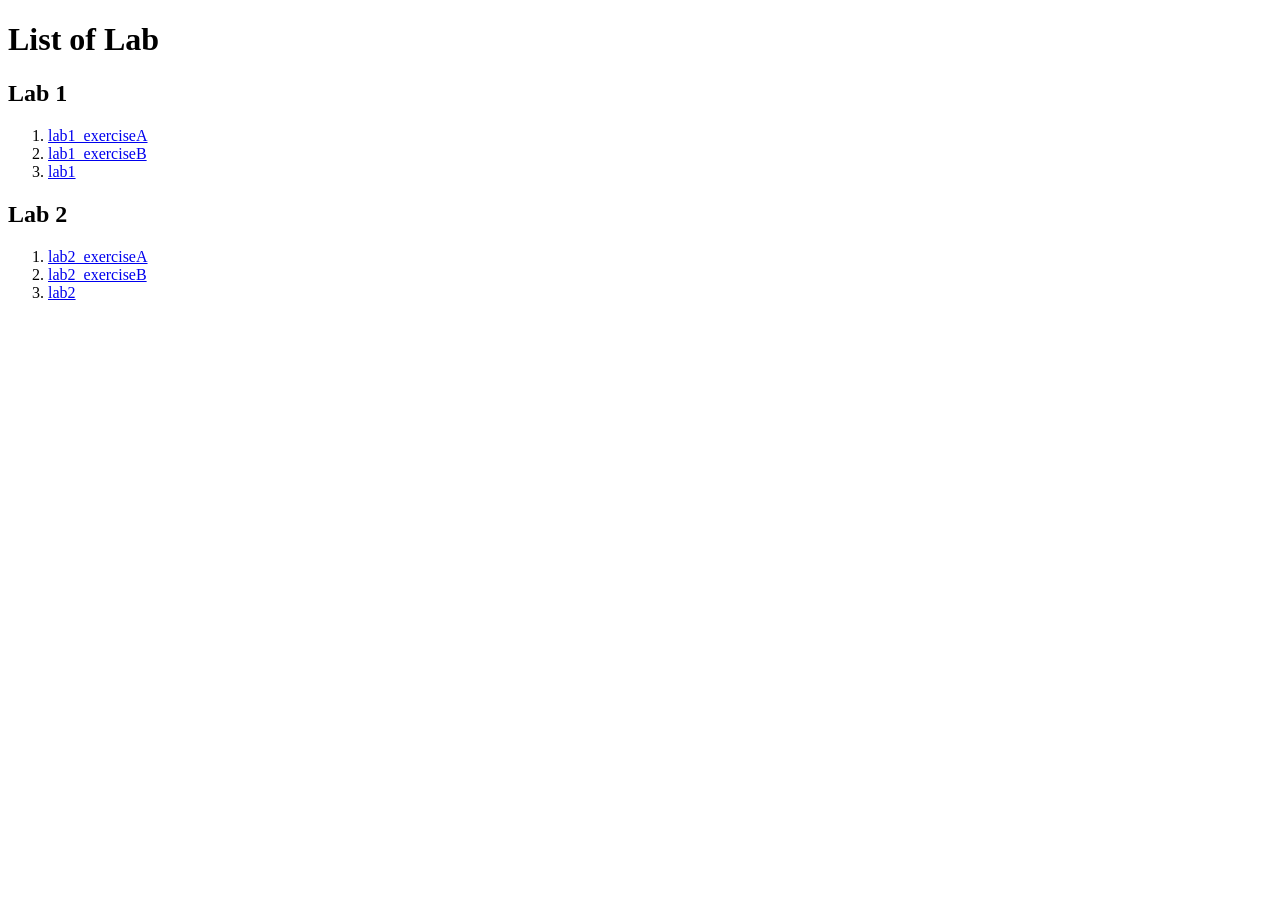
<file: index.html>
<!DOCTYPE html>
<html lang="en">
<head>
    <meta charset="UTF-8">
    <meta name="viewport" content="width=device-width, initial-scale=1.0">
    <title>WEB CSF3133</title>
</head>
<body>
    <h1> List of Lab</h1>
    <h2> Lab 1</h2>

    <ol>
        <li><a href="lab1/lab1_ExerA.html">lab1_exerciseA</a></li>
        <li><a href="lab1/lab1_ExerB.html">lab1_exerciseB</a></li>
        <li><a href="lab1/lab1.html">lab1</a></li>
    </ol>

     <h2> Lab 2</h2>

    <ol>
        <li><a href="lab2/lab2_ExerA.html">lab2_exerciseA</a></li>
        <li><a href="lab2/lab2_ExerB.html">lab2_exerciseB</a></li>
        <li><a href="lab2/lab2.html">lab2</a></li>
    </ol>
    
</body>
</html>
</file>
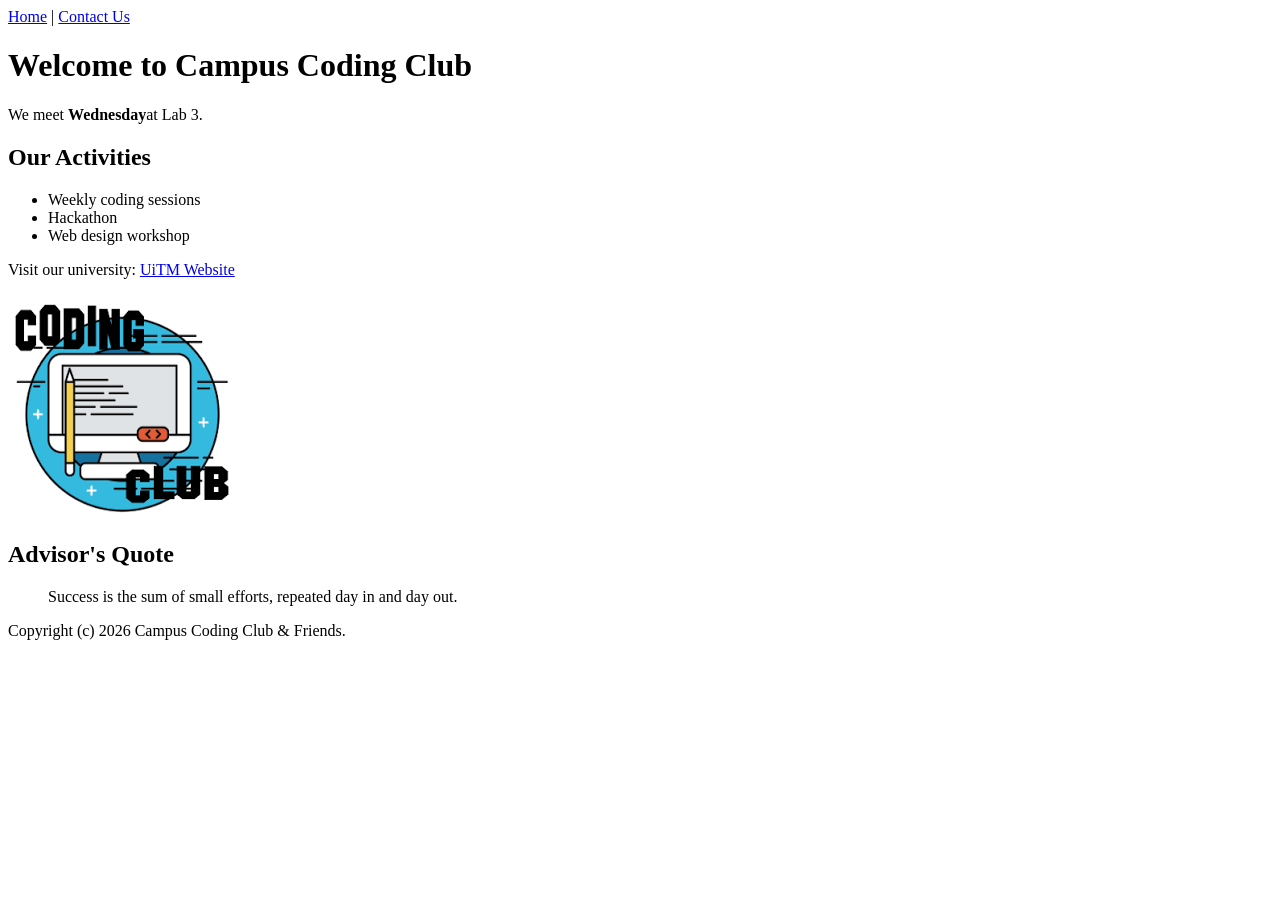
<file: lab1/index.html>
<!DOCTYPE html> 
<html lang="en">
<head>
    <meta charset="UTF-8">
    <meta name="viewport" content="width=device-width, initial-scale=1.0">
    <title>Campus Coding Club</title>
</head>
<body>
    <!--Errors Found in the original code:
Line 1: Missing <!DOCTYPE html> declaration.
Line 3: Missing closing </title> tag.
Line 4: Incorrect <meta> tag syntax. should be <meta charset="UTF-8">.
Line 8: Incorrect use of <strong> and <em> tags. The <em> tag is not closed.
Line 9: Miss closing </h2> tag.
Line 11: Missing opening <li> tag for the Hackathon item.
Line 14: Incorrect use of the <ol> tag. It should be </ul> to close the unordered list.
Line 15: Incorrect hyperlink syntax. Use <a href="https://www.uitm.edu.my">UiTM Website</a>.
Line 16: Missing alt attribute in the <img> tag.
Line 17: The & symbol should be written as &amp; in HTML text.-->

    <!-- Navigation section -->
  <a href="index.html">Home</a> | <a href="contact.html">Contact Us</a>

    <h1>Welcome to Campus Coding Club</h1>

    <p>We meet <strong>Wednesday</strong>at Lab 3.</p>
    
    <h2>Our Activities</h2>
    <ul>
        <li>Weekly coding sessions</li>
        <li>Hackathon</li>
        <li>Web design workshop</li>
    </ul>

    <p>Visit our university:
        <a href="https://www.uitm.edu.my">UiTM Website</a>
    </p>

    <img src="club.jpg" alt="Campus Coding Club">

    <h2>Advisor's Quote</h2>
    <blockquote>
    Success is the sum of small efforts, repeated day in and day out.
    </blockquote>

    <p>Copyright (c) 2026 Campus Coding Club &amp; Friends.</p>

</body>
</html>
</file>
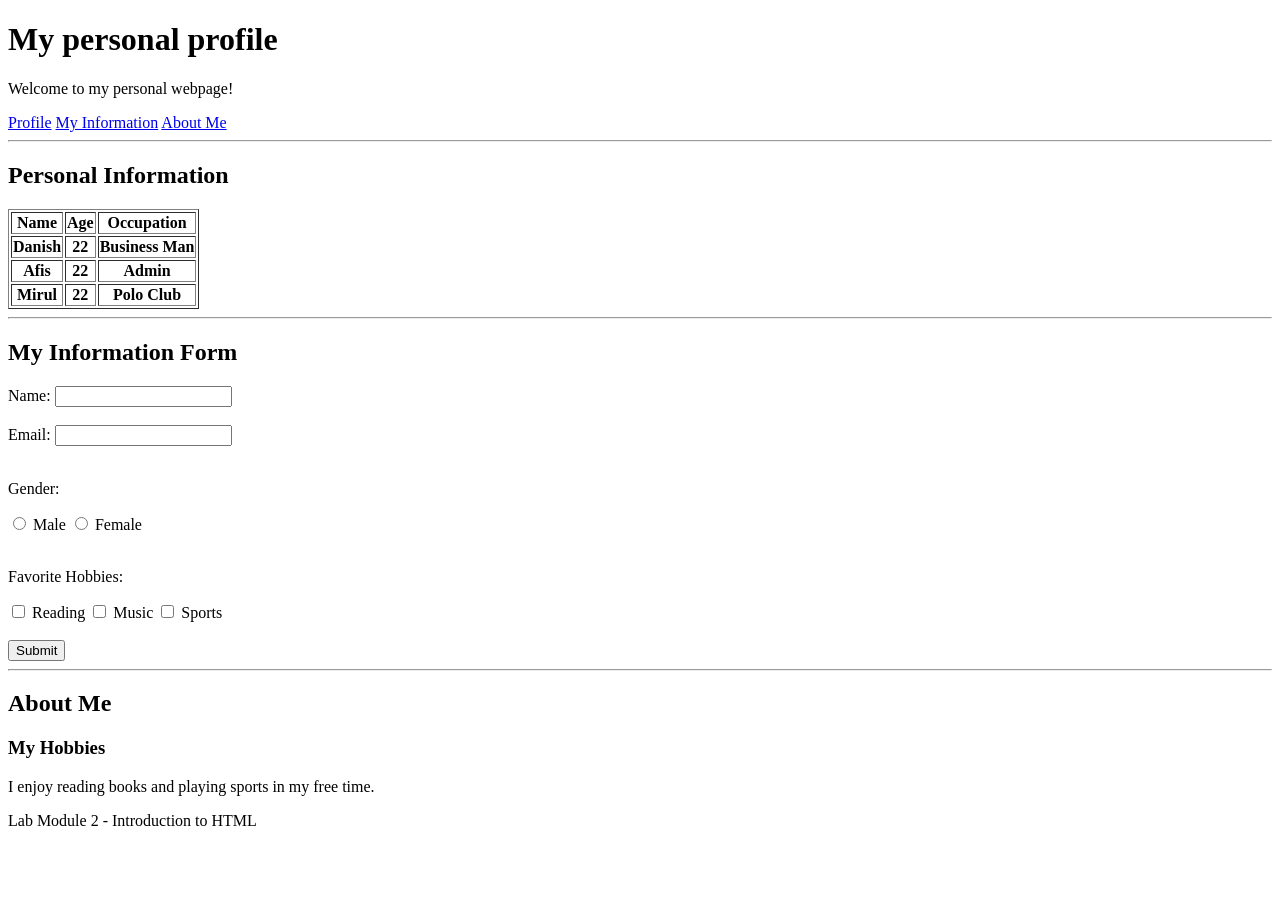
<file: lab 2/lab2.html>
<!DOCTYPE html>
<html lang="en">
<head>
    <meta charset="UTF-8">
    <meta name="viewport" content="width=device-width, initial-scale=1.0">
    <title>Profile Page</title>
</head>
<body>

    <header>
        <h1>My personal profile</h1>
        <p>Welcome to my personal webpage!</p>
    </header>

    <nav>
        <a href="#profile">Profile</a>
        <a href="#form">My Information</a>
        <a href="#about">About Me</a>
    </nav>

    <hr>

    <section id="profile">
        <h2>Personal Information</h2>

        <table border="1">
            <tr>
                <th>Name</th>
                <th>Age</th>
                <th>Occupation</th>
            </tr>

            <tr>
                <th>Danish</th>
                <th>22</th>
                <th>Business Man</th>
            </tr>
              <tr>
                <th>Afis</th>
                <th>22</th>
                <th>Admin</th>
            </tr>
              <tr>
                <th>Mirul</th>
                <th>22</th>
                <th>Polo Club</th>
            </tr>
        </table>
    </section>

    <hr>

    <section id="form">
        <h2>My Information Form</h2>
        <form>
            <label for="name">Name:</label>
            <input type="text" id="name" name="name">
            <br><br>

            <label for="email">Email:</label>
            <input type="email" id="email" name="email">
            <br><br>

            <p>Gender:</p>
            <input type="radio" id="male" name="gender" value="Male">
            <label for="male">Male</label>

            <input type="radio" id="female" name="gender" value="Female">
            <label for="female">Female</label>
            <br><br>

            <p>Favorite Hobbies:</p>
            <input type="checkbox" id="reading" name="hobby" value="Reading">
            <label for="reading">Reading</label>

            <input type="checkbox" id="music" name="hobby" value="Music">
            <label for="music">Music</label>

            <input type="checkbox" id="sports" name="hobby" value="Sports">
            <label for="sports">Sports</label>
            <br><br>

            <input type="submit" value="Submit">
        </form>
    </section>
     <hr>

    <section id="about">
        <h2>About Me</h2>

        <article>
            <h3>My Hobbies</h3>
            <p>I enjoy reading books and playing sports in my free time.</p>
        </article>
    </section>

    <footer>
        <p>Lab Module 2 - Introduction to HTML</p>
    </footer>

</body>
</html>
</file>
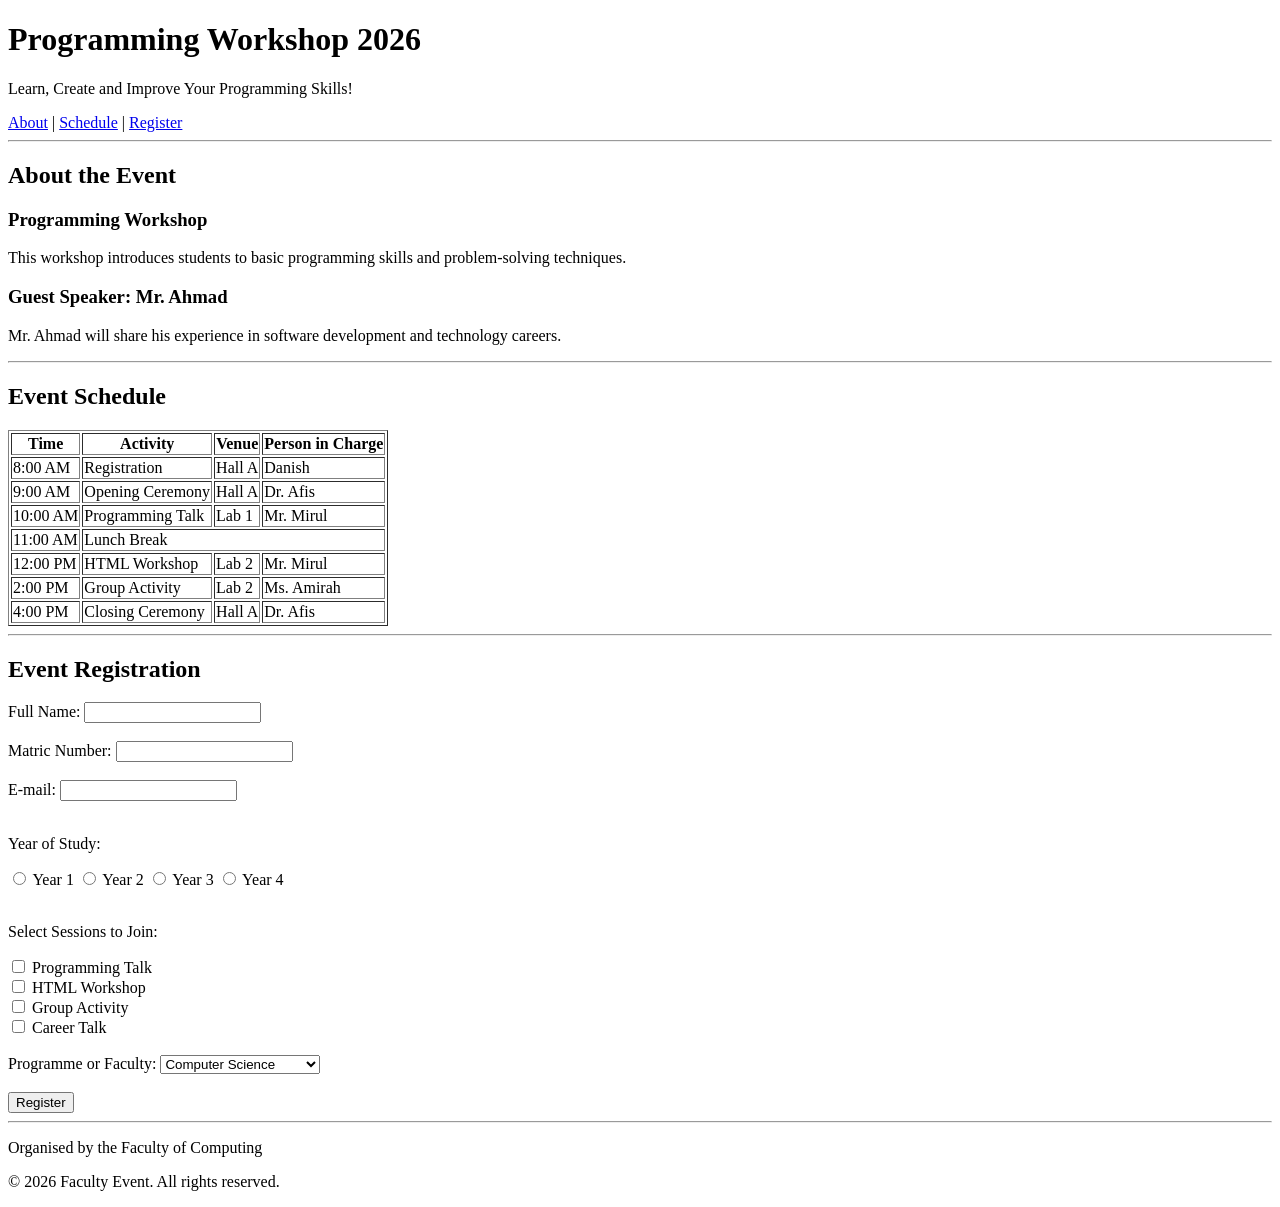
<file: lab 2/lab2_ExerA.html>
<!DOCTYPE html>
<html>
<head>
    <title>Faculty Event Page</title>
</head>
<body>

    <!-- Header section -->
    <header>
        <h1>Programming Workshop 2026</h1>
        <p>Learn, Create and Improve Your Programming Skills!</p>
    </header>

    <!-- Navigation section -->
    <nav>
        <a href="#about">About</a> |
        <a href="#schedule">Schedule</a> |
        <a href="#register">Register</a>
    </nav>

    <hr>

    <!-- About the Event section -->
    <section id="about">
        <h2>About the Event</h2>

        <!-- First activity article -->
        <article>
            <h3>Programming Workshop</h3>
            <p>
                This workshop introduces students to basic programming
                skills and problem-solving techniques.
            </p>
        </article>

        <!-- Second activity article -->
        <article>
            <h3>Guest Speaker: Mr. Ahmad</h3>
            <p>
                Mr. Ahmad will share his experience in software
                development and technology careers.
            </p>
        </article>
    </section>

    <hr>

    <!-- Event Schedule section -->
    <section id="schedule">
        <h2>Event Schedule</h2>

        <table border="1">
            <tr>
                <th>Time</th>
                <th>Activity</th>
                <th>Venue</th>
                <th>Person in Charge</th>
            </tr>

            <tr>
                <td>8:00 AM</td>
                <td>Registration</td>
                <td>Hall A</td>
                <td>Danish</td>
            </tr>

            <tr>
                <td>9:00 AM</td>
                <td>Opening Ceremony</td>
                <td>Hall A</td>
                <td>Dr. Afis</td>
            </tr>

            <tr>
                <td>10:00 AM</td>
                <td>Programming Talk</td>
                <td>Lab 1</td>
                <td>Mr. Mirul</td>
            </tr>

            <tr>
                <td>11:00 AM</td>
                <td colspan="3">Lunch Break</td>
            </tr>

            <tr>
                <td>12:00 PM</td>
                <td>HTML Workshop</td>
                <td>Lab 2</td>
                <td>Mr. Mirul</td>
            </tr>

            <tr>
                <td>2:00 PM</td>
                <td>Group Activity</td>
                <td>Lab 2</td>
                <td>Ms. Amirah</td>
            </tr>

            <tr>
                <td>4:00 PM</td>
                <td>Closing Ceremony</td>
                <td>Hall A</td>
                <td>Dr. Afis</td>
            </tr>
        </table>
    </section>

    <hr>

    <!-- Registration Form section -->
    <section id="register">
        <h2>Event Registration</h2>

        <form action="register.html" method="post">

            <!-- Full name input -->
            <label for="fullname">Full Name:</label>
            <input type="text" id="fullname" name="fullname" required>
            <br><br>

            <!-- Matric number input -->
            <label for="matric">Matric Number:</label>
            <input type="text" id="matric" name="matric" required>
            <br><br>

            <!-- Email input -->
            <label for="email">E-mail:</label>
            <input type="email" id="email" name="email" required>
            <br><br>

            <!-- Year of study radio buttons -->
            <p>Year of Study:</p>

            <input type="radio" id="year1" name="year" value="Year 1">
            <label for="year1">Year 1</label>

            <input type="radio" id="year2" name="year" value="Year 2">
            <label for="year2">Year 2</label>

            <input type="radio" id="year3" name="year" value="Year 3">
            <label for="year3">Year 3</label>

            <input type="radio" id="year4" name="year" value="Year 4">
            <label for="year4">Year 4</label>
            <br><br>

            <!-- Session selection checkboxes -->
            <p>Select Sessions to Join:</p>

            <input type="checkbox" id="session1" name="session[]" value="Programming Talk">
            <label for="session1">Programming Talk</label>
            <br>

            <input type="checkbox" id="session2" name="session[]" value="HTML Workshop">
            <label for="session2">HTML Workshop</label>
            <br>

            <input type="checkbox" id="session3" name="session[]" value="Group Activity">
            <label for="session3">Group Activity</label>
            <br>

            <input type="checkbox" id="session4" name="session[]" value="Career Talk">
            <label for="session4">Career Talk</label>
            <br><br>

            <!-- selection dropdown -->
            <label for="programme">Programme or Faculty:</label>

            <select id="programme" name="programme">
                <option value="Computer Science">Computer Science</option>
                <option value="Information Technology">Information Technology</option>
                <option value="Software Engineering">Software Engineering</option>
                <option value="Multimedia">Multimedia</option>
            </select>
            <br><br>

            <!-- Submit button -->
            <input type="submit" value="Register">

        </form>
    </section>

    <hr>

    <!-- Footer section -->
    <footer>
        <p>Organised by the Faculty of Computing</p>
        <p>&copy; 2026 Faculty Event. All rights reserved.</p>
    </footer>

</body>
</html>
</file>
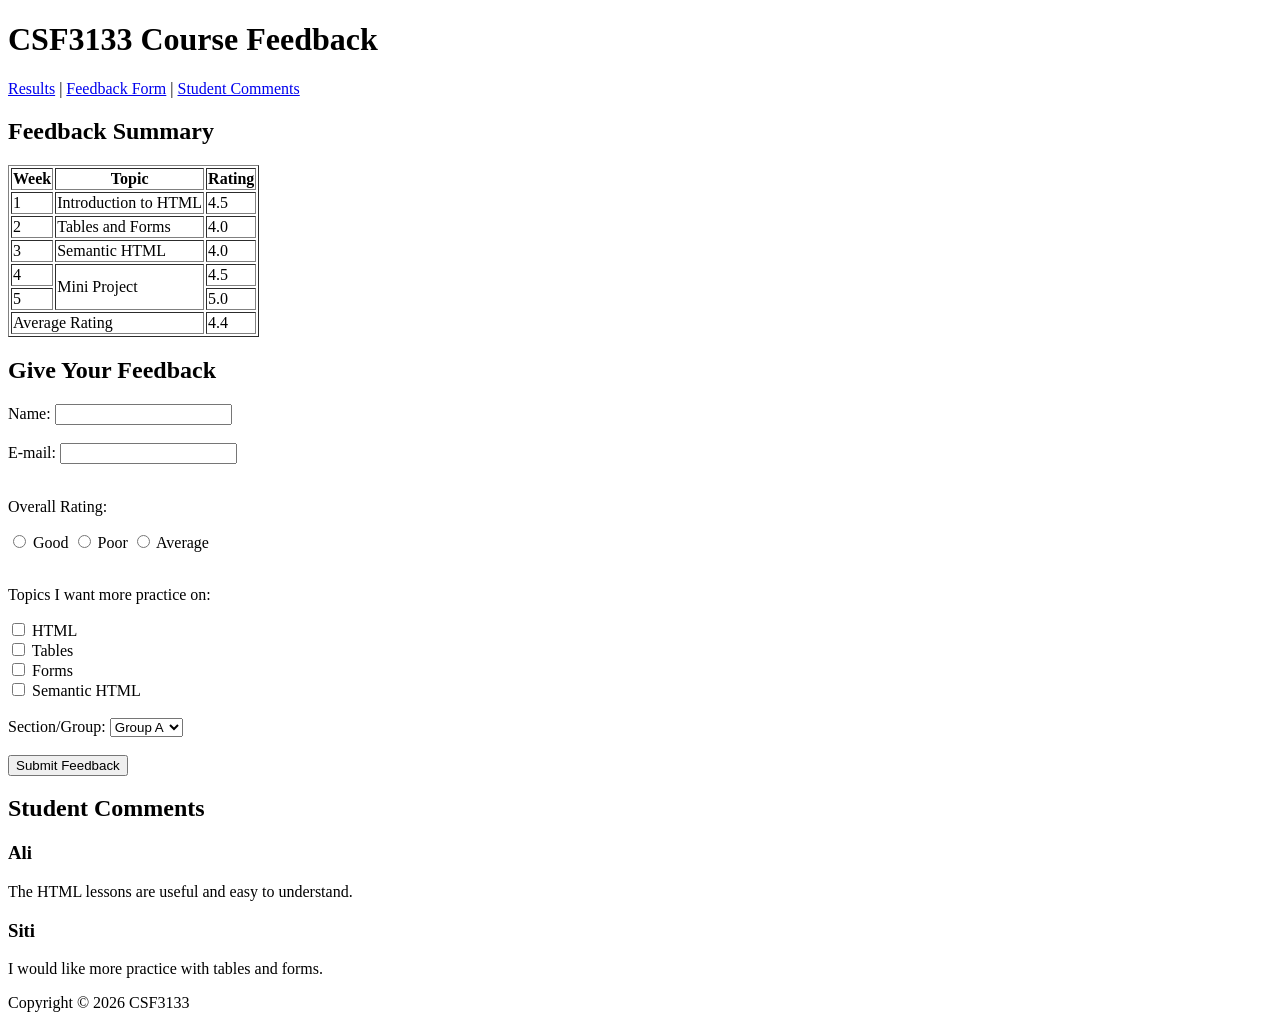
<file: lab 2/lab2_ExerB.html>
<!DOCTYPE html>
<html lang="en">
<head>
    <meta charset="UTF-8">
    <title>Course Feedback</title>
</head>
<body>

    <!-- Errors corrected:
    Line 1: DOCTYPE declaration was missing in the given code.
    Line 5: The title element was already correct.
    Line 9: The h1 element was already correct.
    Line 18: Table header and data cells were incorrectly used.
    Line 21: A table row was missing a proper opening tag.
    Line 28: colspan was incorrectly used for the Topic cell.
    Line 30: A table row was missing a proper opening tag.
    Line 38: The label was not connected to the name input.
    Line 41: Radio buttons did not have unique IDs and matching labels.
    Line 46: Checkbox label did not match the input ID.
    Line 47: Submit input was already correct.
    Line 49: Closing form tag was already correct.
    Line 50: Closing section tag was already correct.
    Line 51: Footer was already correct.
    -->

    <!-- Header section -->
    <header>
        <h1>CSF3133 Course Feedback</h1>
    </header>

    <!-- Navigation section -->
    <nav>
        <a href="#results">Results</a> |
        <a href="#form">Feedback Form</a> |
        <a href="#comments">Student Comments</a>
    </nav>

    <!-- Feedback summary table -->
    <section id="results">
        <h2>Feedback Summary</h2>

        <table border="1">
            <tr>
                <th>Week</th>
                <th>Topic</th>
                <th>Rating</th>
            </tr>

            <tr>
                <td>1</td>
                <td>Introduction to HTML</td>
                <td>4.5</td>
            </tr>

            <tr>
                <td>2</td>
                <td>Tables and Forms</td>
                <td>4.0</td>
            </tr>

            <tr>
                <td>3</td>
                <td>Semantic HTML</td>
                <td>4.0</td>
            </tr>

            <!-- Week 4 and Week 5 share the same topic -->
            <tr>
                <td>4</td>
                <td rowspan="2">Mini Project</td>
                <td>4.5</td>
            </tr>

            <tr>
                <td>5</td>
                <td>5.0</td>
            </tr>

            <!-- Final row showing average rating -->
            <tr>
                <td colspan="2">Average Rating</td>
                <td>4.4</td>
            </tr>
        </table>
    </section>

    <!-- Course feedback form -->
    <section id="form">
        <h2>Give Your Feedback</h2>

        <form action="feedback.php" method="post">

            <!-- Student name input -->
            <label for="fullname">Name:</label>
            <input type="text" id="fullname" name="fullname" required>
            <br><br>

            <!-- Student email input -->
            <label for="email">E-mail:</label>
            <input type="email" id="email" name="email" required>
            <br><br>

            <!-- Overall rating radio buttons -->
            <p>Overall Rating:</p>

            <input type="radio" id="good" name="rating" value="Good">
            <label for="good">Good</label>

            <input type="radio" id="poor" name="rating" value="Poor">
            <label for="poor">Poor</label>

            <input type="radio" id="average" name="rating" value="Average">
            <label for="average">Average</label>
            <br><br>

            <!-- Topics for additional practice -->
            <p>Topics I want more practice on:</p>

            <input type="checkbox" id="html" name="topics[]" value="HTML">
            <label for="html">HTML</label>
            <br>

            <input type="checkbox" id="tables" name="topics[]" value="Tables">
            <label for="tables">Tables</label>
            <br>

            <input type="checkbox" id="forms" name="topics[]" value="Forms">
            <label for="forms">Forms</label>
            <br>

            <input type="checkbox" id="semantic" name="topics[]" value="Semantic HTML">
            <label for="semantic">Semantic HTML</label>
            <br><br>

            <!-- Section or group selection -->
            <label for="group">Section/Group:</label>

            <select id="group" name="group">
                <option value="A">Group A</option>
                <option value="B">Group B</option>
                <option value="C">Group C</option>
            </select>
            <br><br>

            <!-- Submit feedback -->
            <input type="submit" value="Submit Feedback">

        </form>
    </section>

    <!-- Student comments section with two articles -->
    <section id="comments">
        <h2>Student Comments</h2>

        <article>
            <h3>Ali</h3>
            <p>The HTML lessons are useful and easy to understand.</p>
        </article>

        <article>
            <h3>Siti</h3>
            <p>I would like more practice with tables and forms.</p>
        </article>
    </section>

    <!-- Footer section -->
    <footer>
        <p>Copyright &copy; 2026 CSF3133</p>
    </footer>

</body>
</html>
</file>
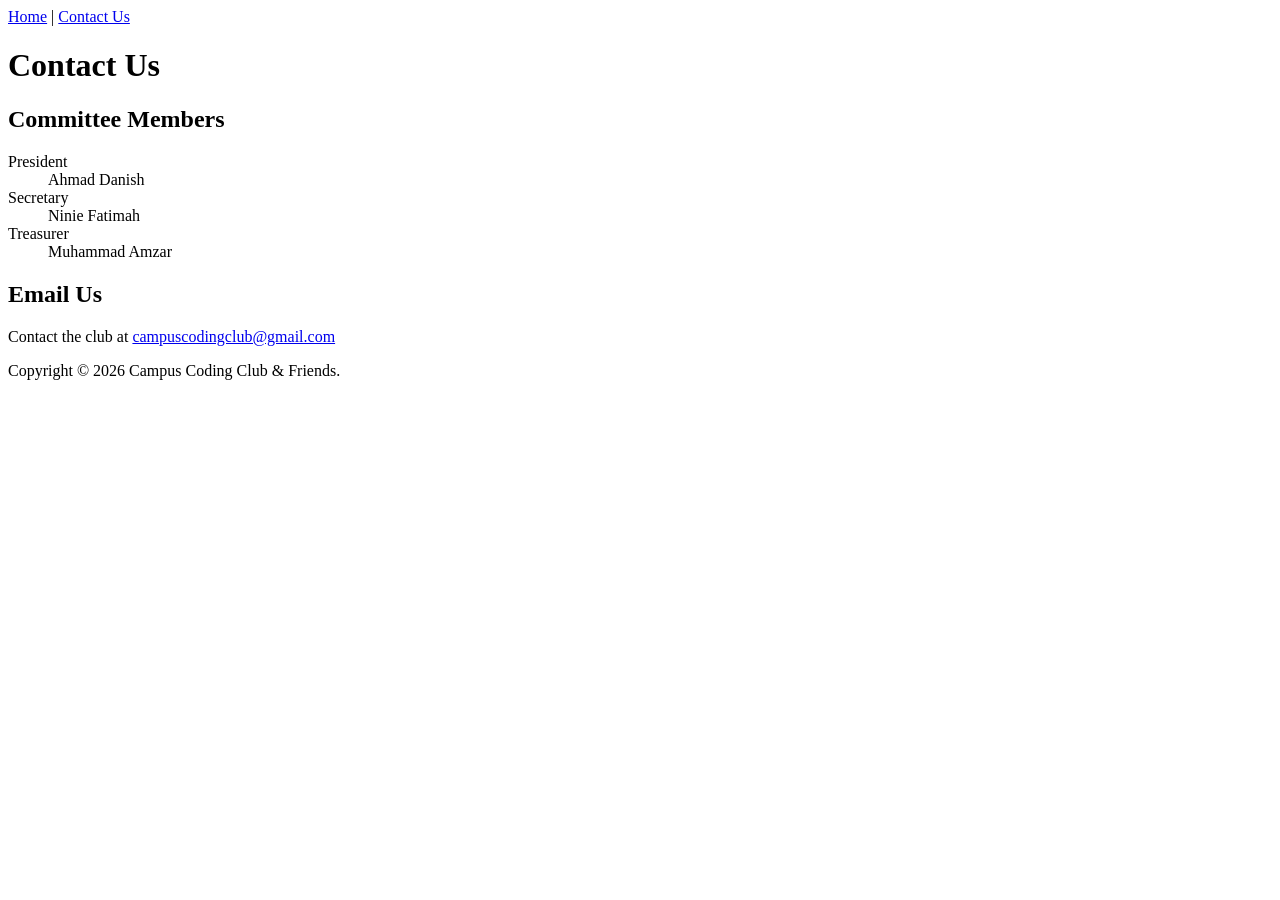
<file: lab1/contact.html>
<!DOCTYPE html>
<html lang="en">
<head>
    <meta charset="UTF-8">
    <title>Campus Coding Club - Contact Us</title>
</head>
<body>
       <!-- Navigation section -->
<a href="index.html">Home</a> | <a href="contact.html">Contact Us</a>

    <h1>Contact Us</h1>

    <h2>Committee Members</h2>
    <dl>
        <dt>President</dt>
        <dd>Ahmad Danish</dd>

        <dt>Secretary</dt>
        <dd>Ninie Fatimah</dd>

        <dt>Treasurer</dt>
        <dd>Muhammad Amzar</dd>
    </dl>

    <!-- Email contact section -->
    <h2>Email Us</h2>
    <p>
        Contact the club at
        <a href="mailto:campuscodingclub@gmail.com">
            campuscodingclub@gmail.com
        </a>
    </p>

    <p>Copyright &copy; 2026 Campus Coding Club &amp; Friends.</p>

</body>
</html>
</file>
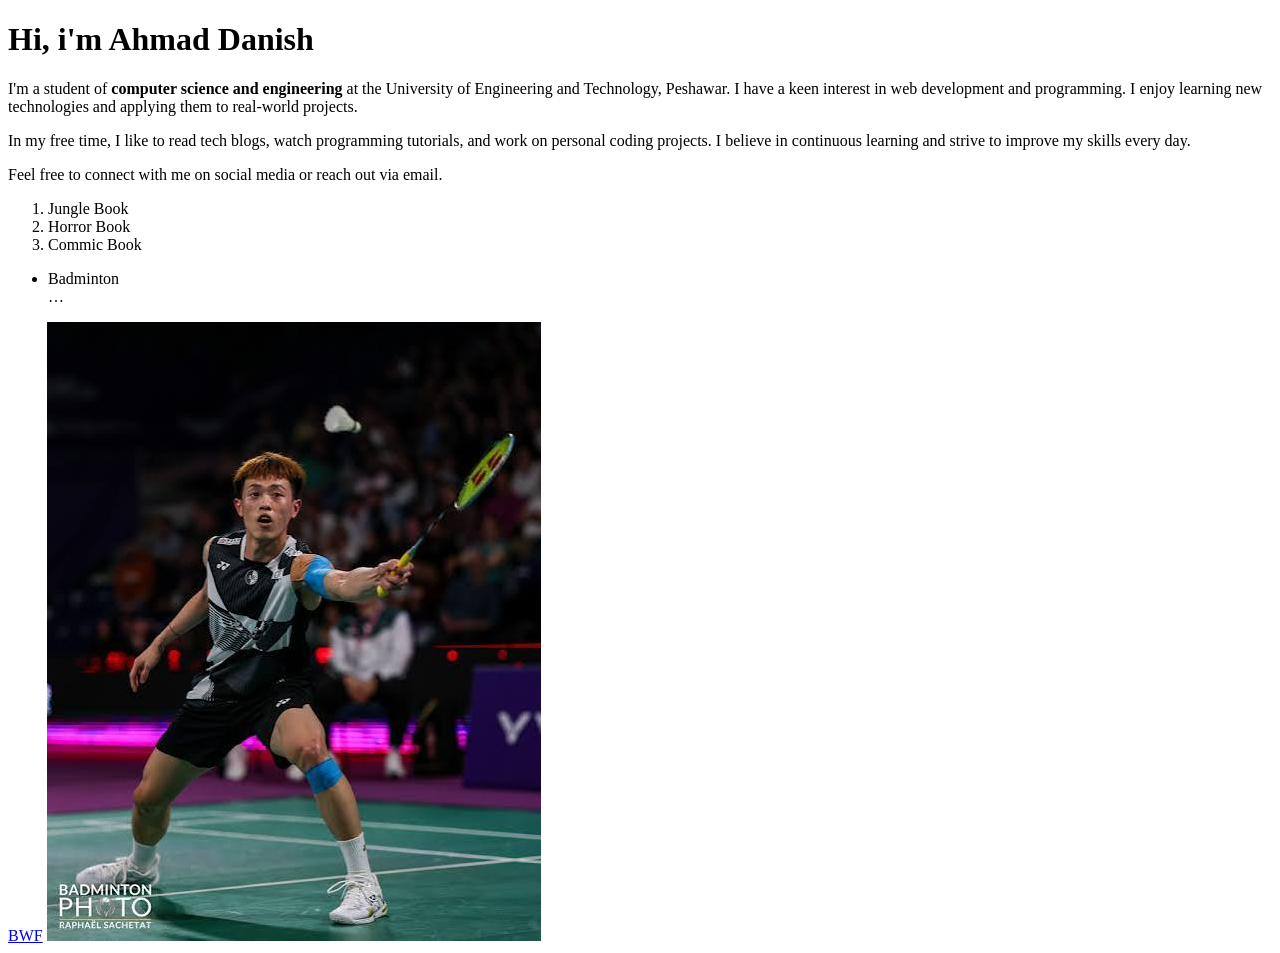
<file: lab1/lab1.html>
<!DOCTYPE html>
<html lang="en">
<head>
    <meta charset="UTF-8">
    <meta http-equiv="X-UA-Compatible" content="IE=edge">
    <meta name="viewport" content="width=device-width, initial-scale=1.0">
    <title>About Danish</title> <!-- Title for the page -->   
</head>
<body>  
    <h1>Hi, i'm Ahmad Danish</h1> <!-- Main heading introducing the person -->
    <p>I'm a student of <strong>computer science and engineering</strong> at the University of Engineering and Technology, Peshawar. I have a keen interest in web development and programming. I enjoy learning new technologies and applying them to real-world projects.</p>
    <p>In my free time, I like to read tech blogs, watch programming tutorials, and work on personal coding projects. I believe in continuous learning and strive to improve my skills every day.</p>
    <p>Feel free to connect with me on social media or reach out via email.</p> <!-- Closing paragraph encouraging connection -->

    <ol>
<li>Jungle Book</li>
<li>Horror Book</li>
<li>Commic Book</li>
</ol>
<!-- Top 3 hobbies -->
<ul>
<li>Badminton</li> …
</ul>
<!-- Link and image -->
<a href="https://bwfbadminton.com">BWF</a>
<img src="badminton.jpg" alt="Badminton">


</body> <!-- Closing the body of the HTML document -->
</html> <!-- Closing the HTML document -->
</file>
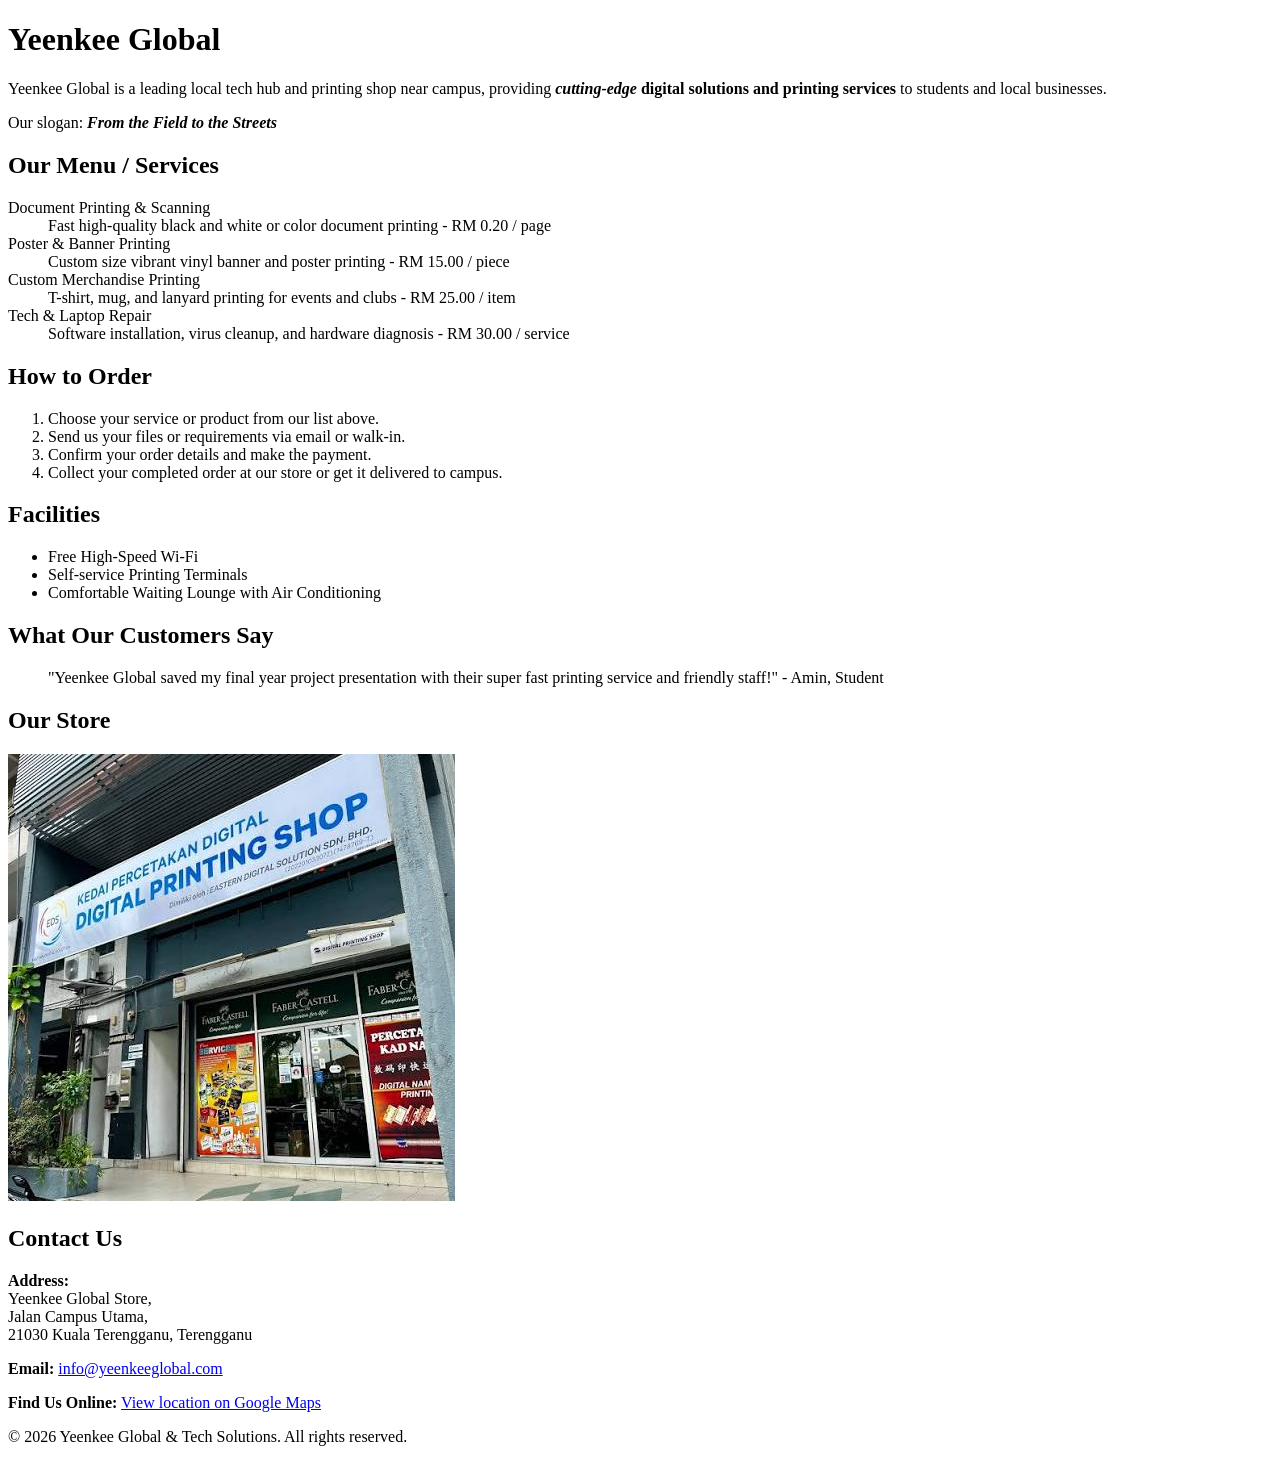
<file: lab1/lab1_ExerA.html>
<!DOCTYPE html>
<html lang="en">
<head>
    <meta charset="utf-8">
    <meta name="viewport" content="width=device-width, initial-scale=1.0">
    <title>Yeenkee Global</title>
</head>
<body>

    <!-- Section 1 & 2: Header and Introduction -->
    <h1>Yeenkee Global</h1>
    <p>Yeenkee Global is a leading local tech hub and printing shop near campus, providing <strong><em>cutting-edge</em> digital solutions and printing services</strong> to students and local businesses.</p>
    <p>Our slogan: <strong><em>From the Field to the Streets</em></strong></p>

    <!-- Section 3: Our Menu / Services (Description List) -->
    <h2>Our Menu / Services</h2>
    <dl>
        <dt>Document Printing & Scanning</dt>
        <dd>Fast high-quality black and white or color document printing - RM 0.20 / page</dd>

        <dt>Poster & Banner Printing</dt>
        <dd>Custom size vibrant vinyl banner and poster printing - RM 15.00 / piece</dd>

        <dt>Custom Merchandise Printing</dt>
        <dd>T-shirt, mug, and lanyard printing for events and clubs - RM 25.00 / item</dd>

        <dt>Tech & Laptop Repair</dt>
        <dd>Software installation, virus cleanup, and hardware diagnosis - RM 30.00 / service</dd>
    </dl>

    <!-- Section 4: How to Order (Ordered List) -->
    <h2>How to Order</h2>
    <ol>
        <li>Choose your service or product from our list above.</li>
        <li>Send us your files or requirements via email or walk-in.</li>
        <li>Confirm your order details and make the payment.</li>
        <li>Collect your completed order at our store or get it delivered to campus.</li>
    </ol>

    <!-- Section 5: Facilities (Unordered List) -->
    <h2>Facilities</h2>
    <ul>
        <li>Free High-Speed Wi-Fi</li>
        <li>Self-service Printing Terminals</li>
        <li>Comfortable Waiting Lounge with Air Conditioning</li>
    </ul>

    <!-- Section 6: Customer Review -->
    <h2>What Our Customers Say</h2>
    <blockquote>
        "Yeenkee Global saved my final year project presentation with their super fast printing service and friendly staff!" - Amin, Student
    </blockquote>

    <!-- Section 7: Image -->
    <h2>Our Store</h2>
    <img src="images.jpg" alt="Yeenkee Global store front and service counter">

    <!-- Section 8: Contact Information -->
    <h2>Contact Us</h2>
    <p>
        <strong>Address:</strong><br>
        Yeenkee Global Store,<br>
        Jalan Campus Utama,<br>
        21030 Kuala Terengganu, Terengganu
    </p>
    <p>
        <strong>Email:</strong> <a href="danishmdruzali@gmail.com">info@yeenkeeglobal.com</a>
    </p>
    <p>
        <strong>Find Us Online:</strong> <a href="https://maps.google.com" target="_blank">View location on Google Maps</a>
    </p>

    <!-- Section 9: Footer -->
    <footer>
        <p>&copy; 2026 Yeenkee Global &amp; Tech Solutions. All rights reserved.</p>
    </footer>

</body>
</html>
</file>
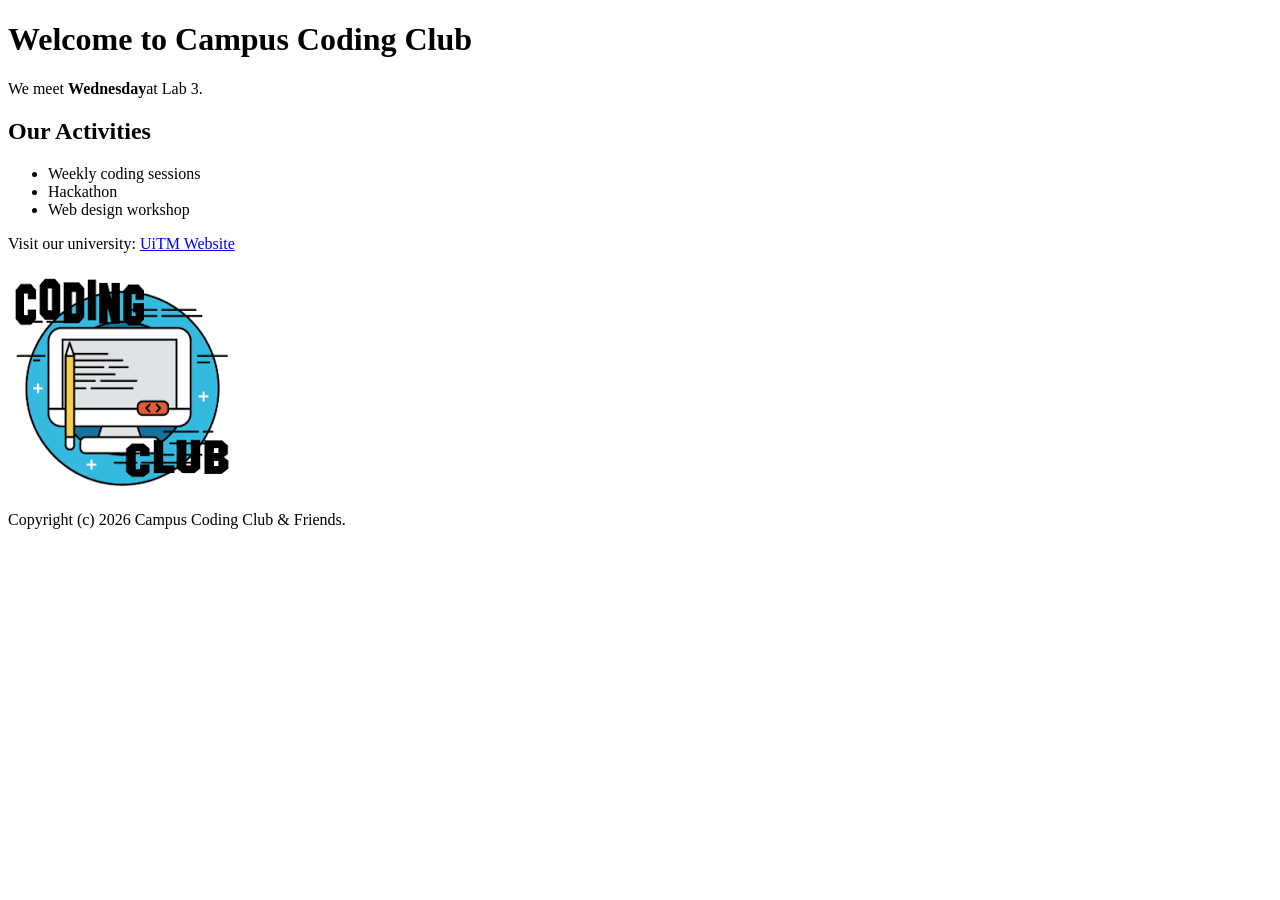
<file: lab1/lab1_ExerB.html>
<!DOCTYPE html> 
<html lang="en">
<head>
    <meta charset="UTF-8">
    <meta name="viewport" content="width=device-width, initial-scale=1.0">
    <title>Campus Coding Club</title>
</head>
<body>
    <!--Errors Found in the original code:
Line 1: Missing <!DOCTYPE html> declaration.
Line 3: Missing closing </title> tag.
Line 4: Incorrect <meta> tag syntax. should be <meta charset="UTF-8">.
Line 8: Incorrect use of <strong> and <em> tags. The <em> tag is not closed.
Line 9: Miss closing </h2> tag.
Line 11: Missing opening <li> tag for the Hackathon item.
Line 14: Incorrect use of the <ol> tag. It should be </ul> to close the unordered list.
Line 15: Incorrect hyperlink syntax. Use <a href="https://www.uitm.edu.my">UiTM Website</a>.
Line 16: Missing alt attribute in the <img> tag.
Line 17: The & symbol should be written as &amp; in HTML text.-->
    <h1>Welcome to Campus Coding Club</h1>

    <p>We meet <strong>Wednesday</strong>at Lab 3.</p>
    
    <h2>Our Activities</h2>
    <ul>
        <li>Weekly coding sessions</li>
        <li>Hackathon</li>
        <li>Web design workshop</li>
    </ul>

    <p>Visit our university:
        <a href="https://www.uitm.edu.my">UiTM Website</a>
    </p>

    <img src="club.jpg" alt="Campus Coding Club">
    <p>Copyright (c) 2026 Campus Coding Club &amp; Friends.</p>

</body>
</html>
</file>
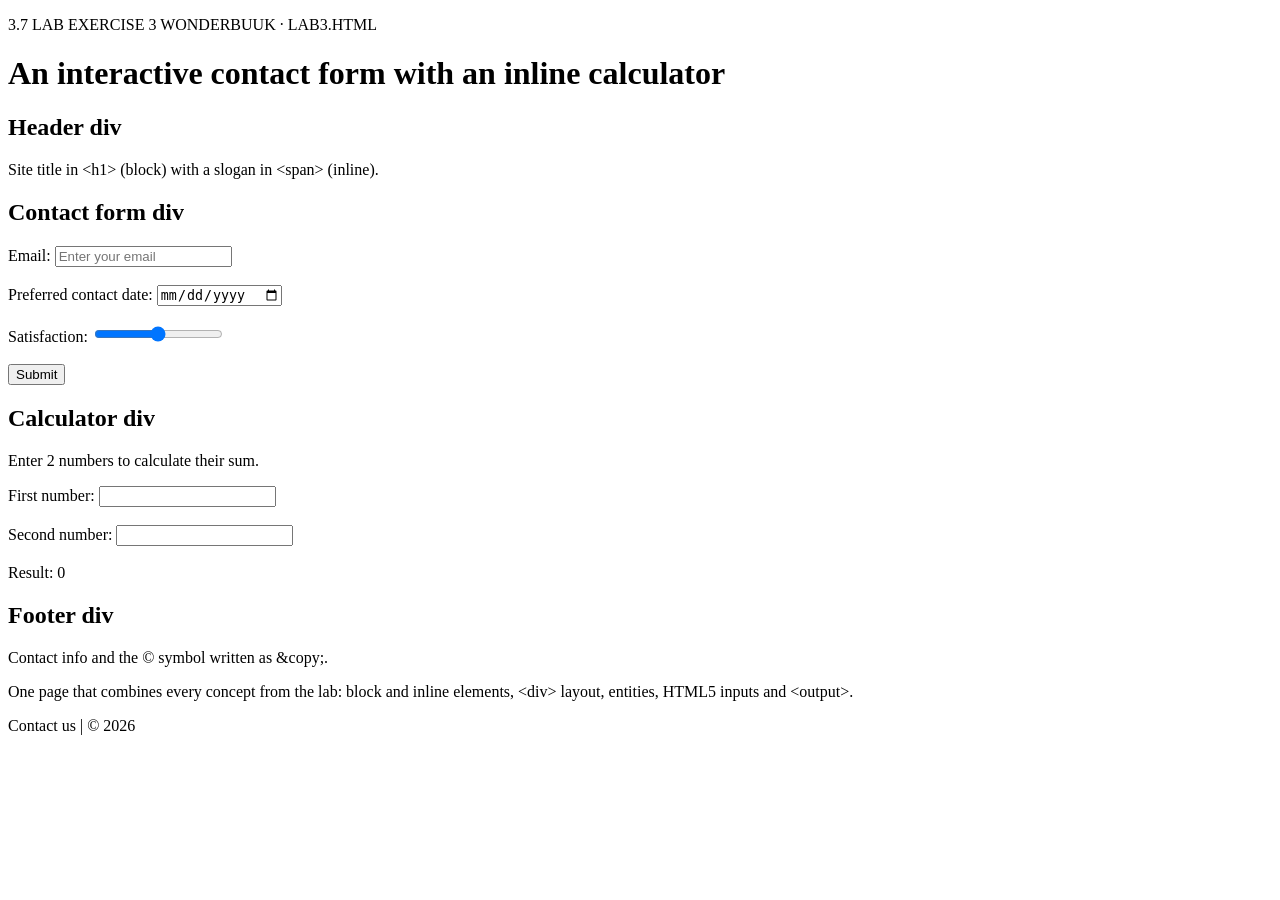
<file: lab3/LAB3.html>
<!DOCTYPE html>
<html lang="en">
<head>
    <meta charset="UTF-8">
    <meta name="viewport" content="width=device-width, initial-scale=1.0">
    <title>Interactive Contact Form</title>
</head>
<body>

    <header>
        <p>3.7 LAB EXERCISE 3 WONDERBUUK · LAB3.HTML</p>

        <h1>An interactive contact form with an inline calculator</h1>

        <div>
            <h2>Header div</h2>
            <p>
                Site title in &lt;h1&gt; (block)
                with a slogan in &lt;span&gt; (inline).
            </p>
        </div>

        <div>
            <h2>Contact form div</h2>

            <form>
                <label for="email">Email:</label>
                <input type="email" id="email" name="email"
                       placeholder="Enter your email">

                <br><br>

                <label for="date">Preferred contact date:</label>
                <input type="date" id="date" name="date">

                <br><br>

                <label for="satisfaction">Satisfaction:</label>
                <input type="range" id="satisfaction"
                       name="satisfaction" min="0" max="100">

                <br><br>

                <input type="submit" value="Submit">
            </form>
        </div>

        <div>
            <h2>Calculator div</h2>

            <p>Enter 2 numbers to calculate their sum.</p>

            <label for="num1">First number:</label>
            <input type="number" id="num1">

            <br><br>

            <label for="num2">Second number:</label>
            <input type="number" id="num2">

            <br><br>

            <label>Result:</label>
            <output>0</output>
        </div>

        <div>
            <h2>Footer div</h2>
            <p>
                Contact info and the &copy; symbol written as
                &amp;copy;.
            </p>
        </div>
    </header>

    <main>
        <p>
            One page that combines every concept from the lab:
            block and inline elements, &lt;div&gt; layout,
            entities, HTML5 inputs and &lt;output&gt;.
        </p>
    </main>

    <footer>
        <p>Contact us | &copy; 2026</p>
    </footer>

</body>
</html>
</file>
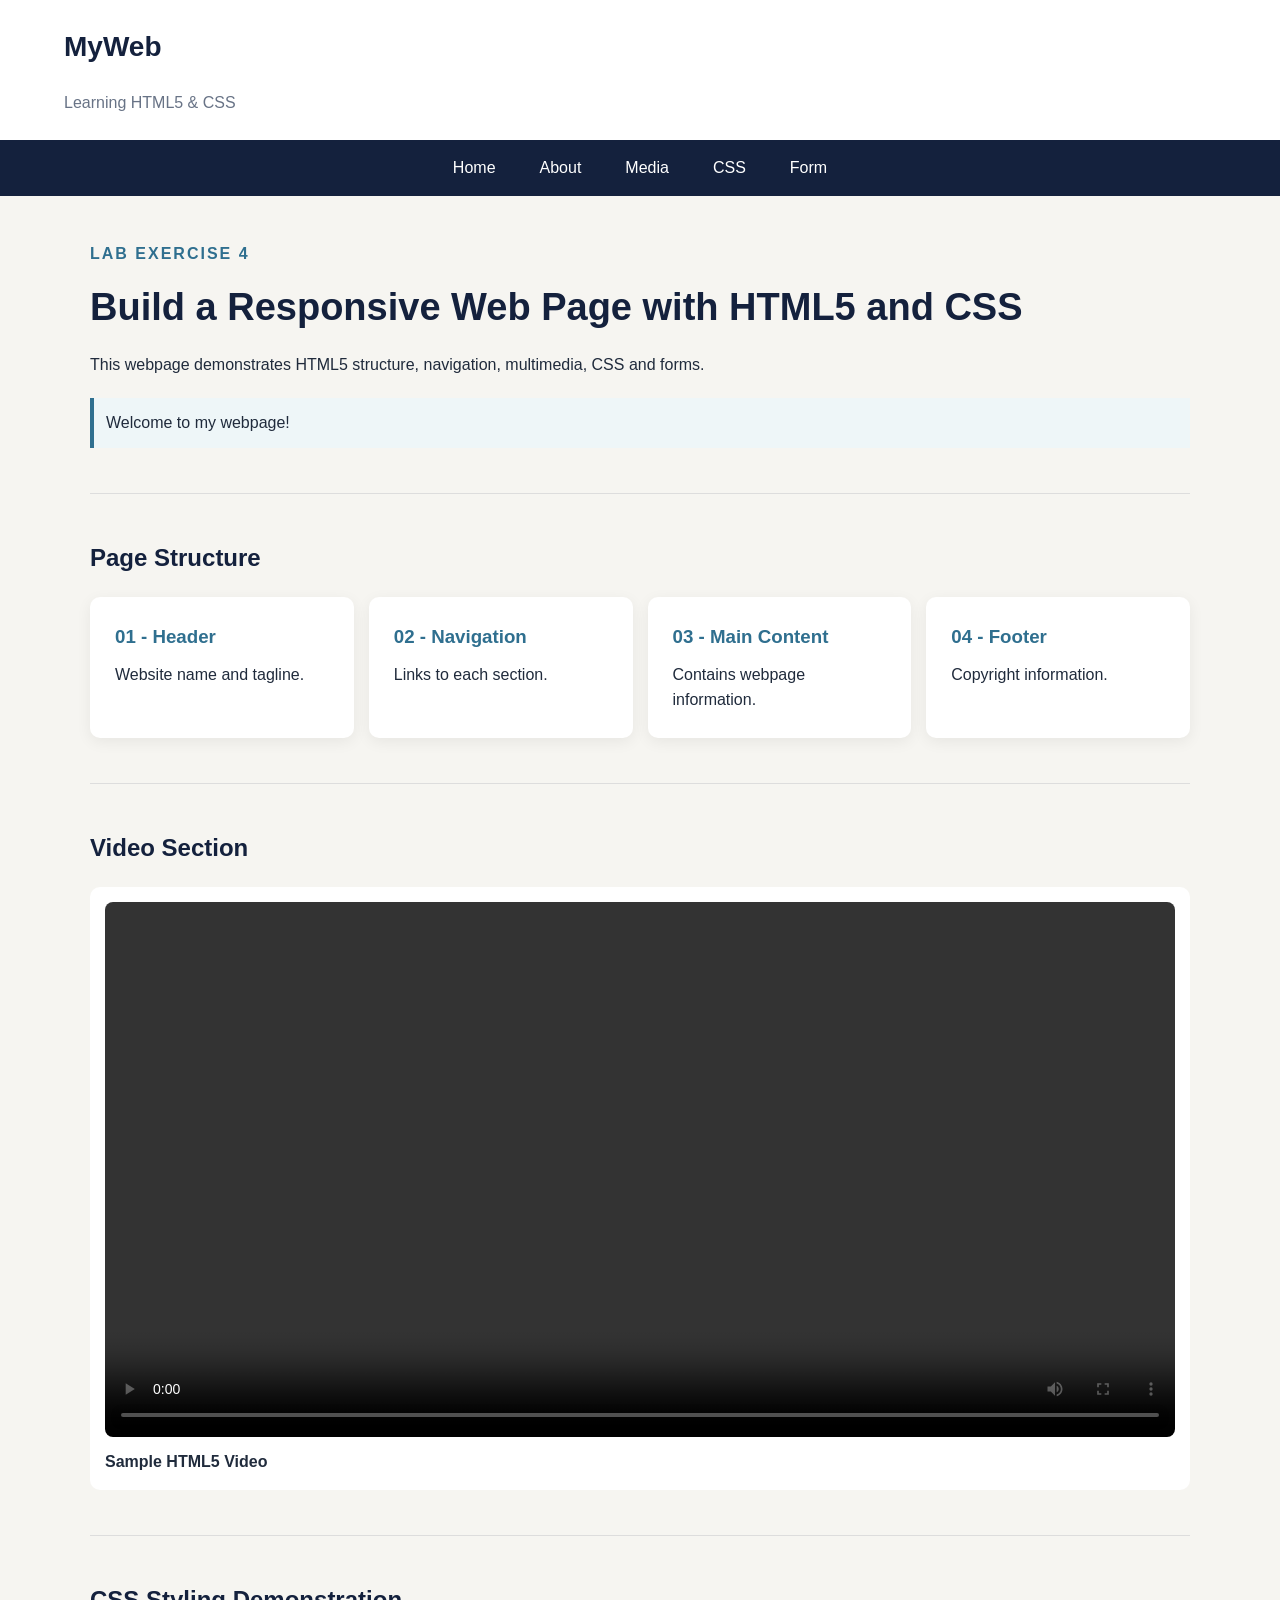
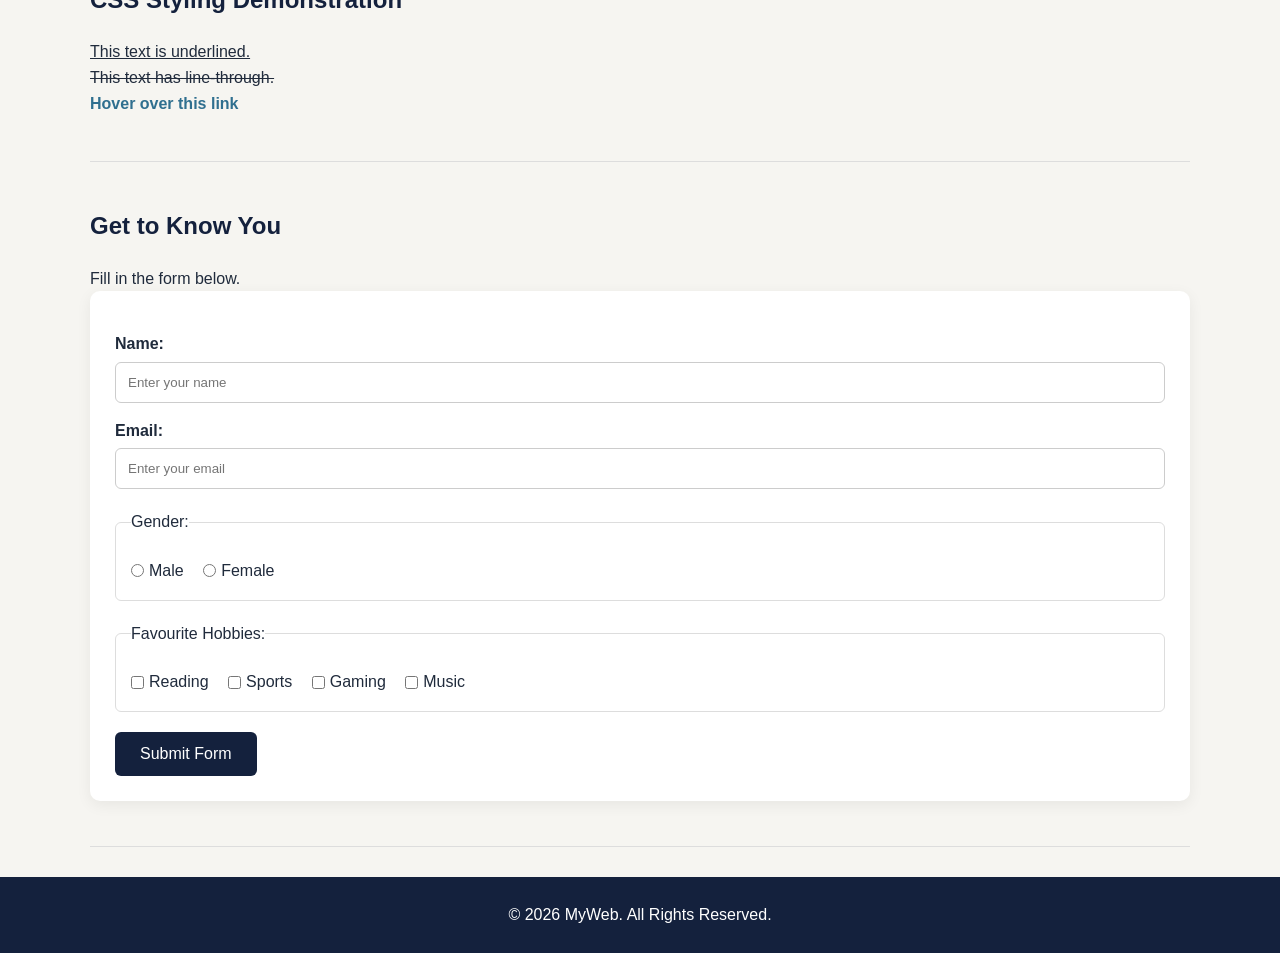
<file: lab4/lab4.html>
<!DOCTYPE html>
<html lang="en">
<head>
    <meta charset="UTF-8">
    <meta name="viewport" content="width=device-width, initial-scale=1.0">
    <title>Lab Exercise 4</title>
    <link rel="stylesheet" href="style.css">

    <style>
        .welcome-note {
            background: #eef6f8;
            padding: 12px;
            border-left: 4px solid #2f6f8f;
        }
    </style>
</head>
<body>

<header id="home">
    <h2>MyWeb</h2>
    <p>Learning HTML5 & CSS</p>
</header>

<nav>
    <ul>
        <li><a href="#home">Home</a></li>
        <li><a href="#about">About</a></li>
        <li><a href="#media">Media</a></li>
        <li><a href="#css">CSS</a></li>
        <li><a href="#form">Form</a></li>
    </ul>
</nav>

<main class="container">

    <section id="about">
        <p class="eyebrow">LAB EXERCISE 4</p>
        <h1>Build a Responsive Web Page with HTML5 and CSS</h1>
        <p>This webpage demonstrates HTML5 structure,
        navigation, multimedia, CSS and forms.</p>
        <p class="welcome-note">Welcome to my webpage!</p>
    </section>

    <section>
        <h2>Page Structure</h2>

        <div class="cards">
            <article>
                <h3>01 - Header</h3>
                <p>Website name and tagline.</p>
            </article>

            <article>
                <h3>02 - Navigation</h3>
                <p>Links to each section.</p>
            </article>

            <article>
                <h3>03 - Main Content</h3>
                <p>Contains webpage information.</p>
            </article>

            <article>
                <h3>04 - Footer</h3>
                <p>Copyright information.</p>
            </article>
        </div>
    </section>

    <section id="media">
        <h2>Video Section</h2>

        <figure>
            <video controls width="100%">
                <source src="https://interactive-examples.mdn.mozilla.net/media/cc0-videos/flower.mp4"
                type="video/mp4">
                Your browser does not support video.
            </video>
            <figcaption>Sample HTML5 Video</figcaption>
        </figure>
    </section>

    <section id="css">
        <h2>CSS Styling Demonstration</h2>

        <p class="underline">This text is underlined.</p>
        <p class="strike">This text has line-through.</p>

        <a href="#form" class="demo-link">
            Hover over this link
        </a>
    </section>

    <section id="form">
        <h2>Get to Know You</h2>
        <p>Fill in the form below.</p>

        <form action="#" method="post">

            <label for="name">Name:</label>
            <input type="text" id="name"
            name="name" placeholder="Enter your name" required>

            <label for="email">Email:</label>
            <input type="email" id="email"
            name="email" placeholder="Enter your email" required>

            <fieldset>
                <legend>Gender:</legend>

                <label>
                    <input type="radio" name="gender"
                    value="Male" required> Male
                </label>

                <label>
                    <input type="radio" name="gender"
                    value="Female"> Female
                </label>
            </fieldset>

            <fieldset>
                <legend>Favourite Hobbies:</legend>

                <label>
                    <input type="checkbox"
                    name="hobbies[]" value="Reading"> Reading
                </label>

                <label>
                    <input type="checkbox"
                    name="hobbies[]" value="Sports"> Sports
                </label>

                <label>
                    <input type="checkbox"
                    name="hobbies[]" value="Gaming"> Gaming
                </label>

                <label>
                    <input type="checkbox"
                    name="hobbies[]" value="Music"> Music
                </label>
            </fieldset>

            <button type="submit">Submit Form</button>

        </form>
    </section>

</main>

<footer>
    <p>© 2026 MyWeb. All Rights Reserved.</p>
</footer>

</body>
</html>
</file>
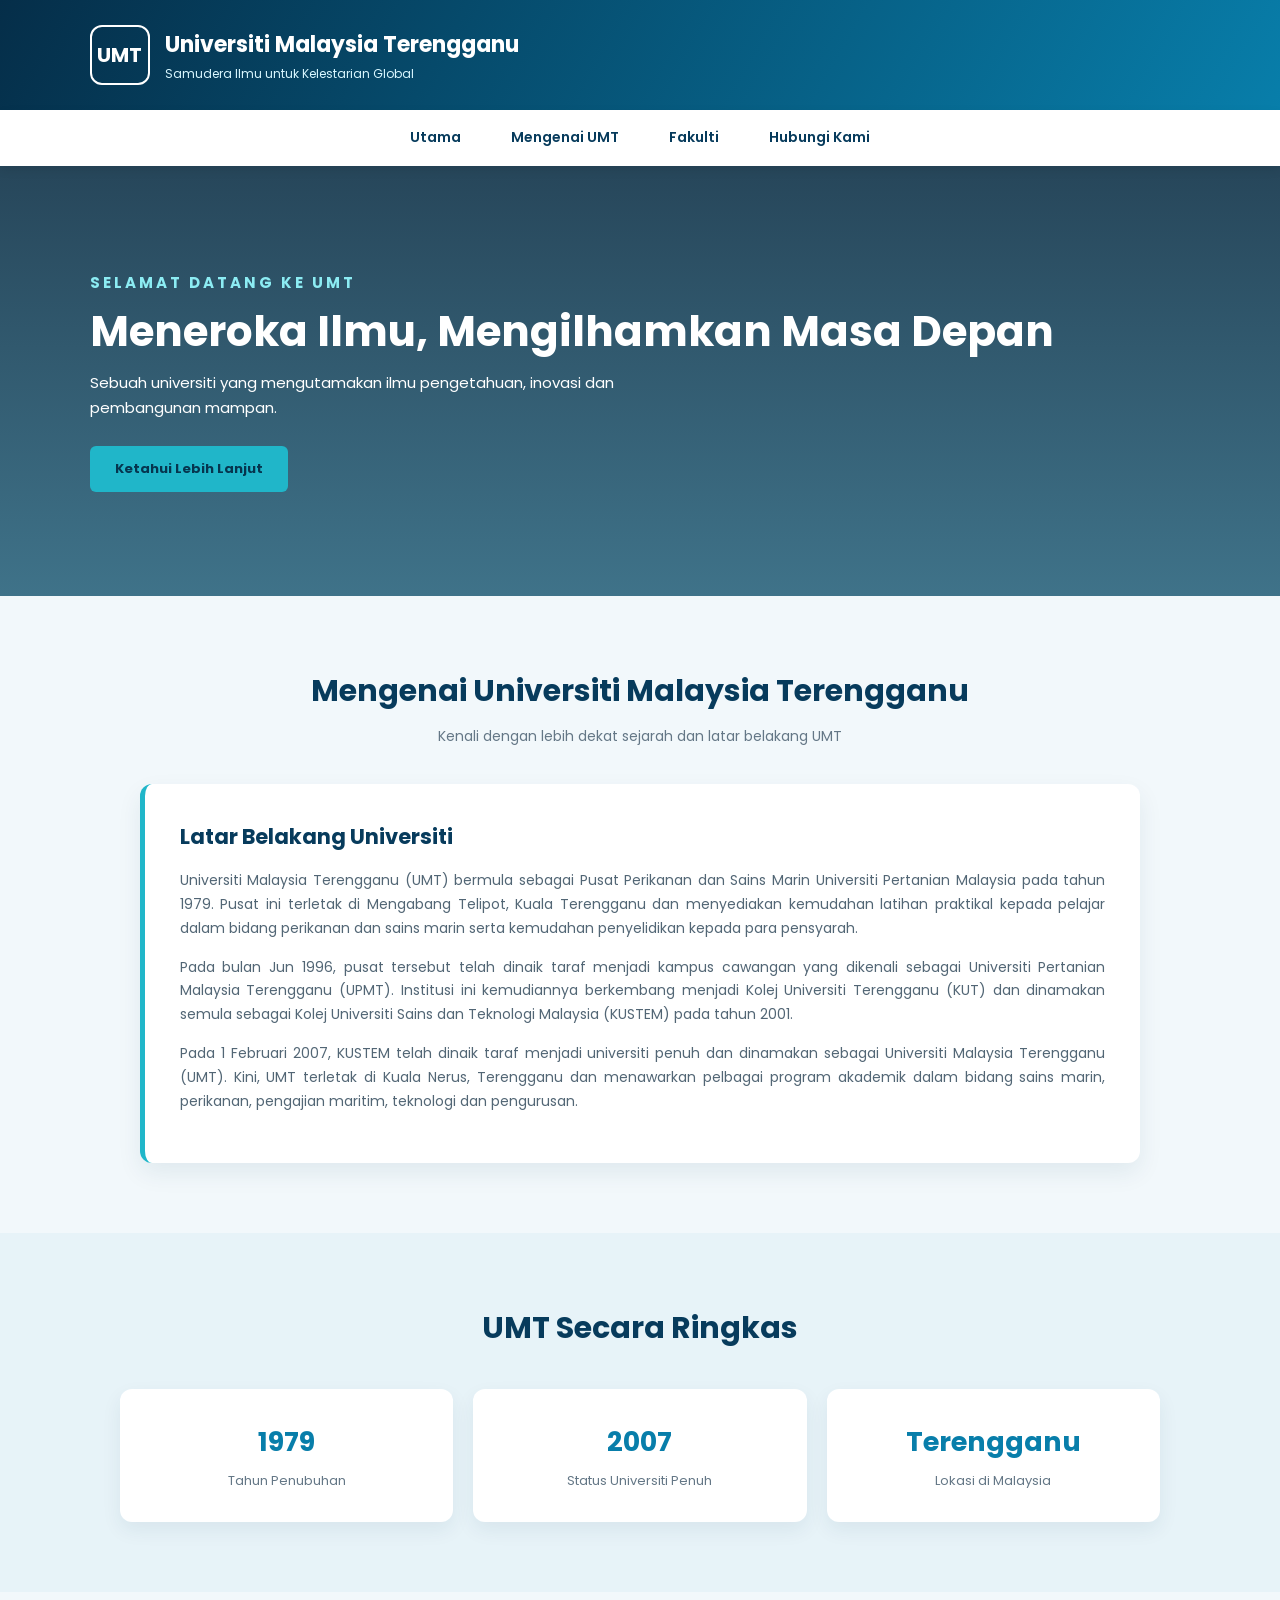
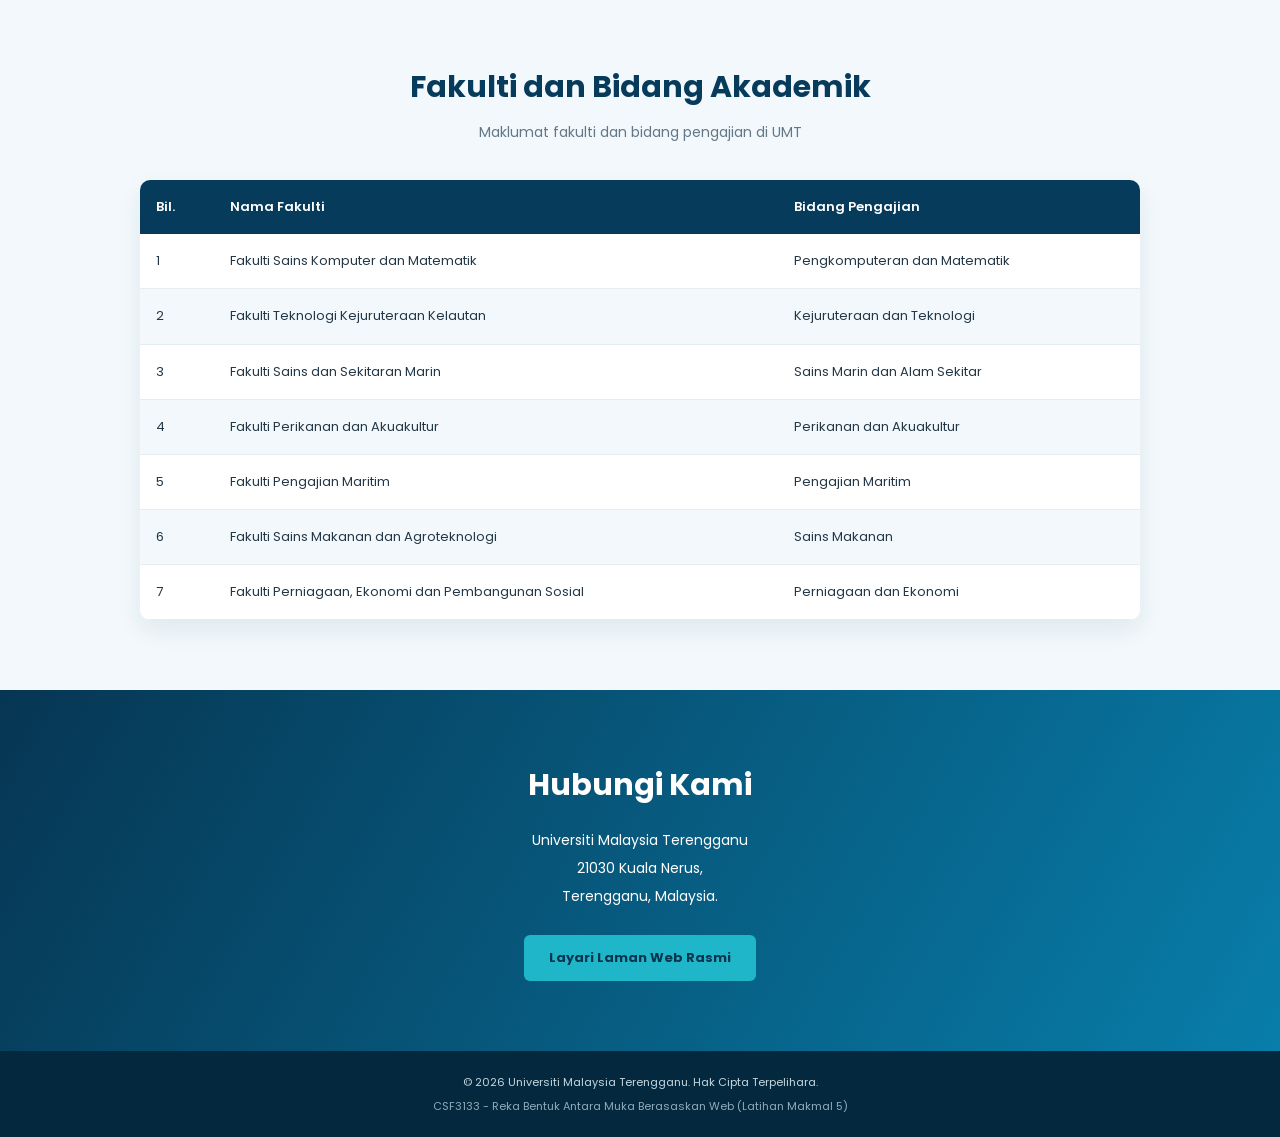
<file: lab5/umt.html>
<!-- AHMAD DANISH BIN MUHAMAD RUZALI -->
    <!-- S81448 -->
     <!DOCTYPE html>
<html lang="ms">
<head>
    <meta charset="UTF-8">
    <meta name="viewport" content="width=device-width, initial-scale=1.0">

    <title>Universiti Malaysia Terengganu</title>

    <!-- Google Fonts -->
    <link rel="preconnect" href="https://fonts.googleapis.com">
    <link rel="preconnect" href="https://fonts.gstatic.com" crossorigin>

    <link href="https://fonts.googleapis.com/css2?family=Poppins:wght@300;400;500;600;700&display=swap" rel="stylesheet">

    <!-- Fail CSS Luaran -->
    <link rel="stylesheet" href="umt.css">
</head>

<body>

    <!-- Bahagian Header -->
    <header id="home">
        <div class="header-content">

            <div class="logo">UMT</div>

            <div>
                <h1>Universiti Malaysia Terengganu</h1>
                <p>Samudera Ilmu untuk Kelestarian Global</p>
            </div>

        </div>
    </header>

    <!-- Menu Navigasi -->
    <nav>
        <a href="#home">Utama</a>
        <a href="#about">Mengenai UMT</a>
        <a href="#faculties">Fakulti</a>
        <a href="#contact">Hubungi Kami</a>
    </nav>

    <!-- Kandungan Utama -->
    <main>

        <!-- Bahagian Hero -->
        <section class="hero">

            <div class="hero-content">

                <h2>SELAMAT DATANG KE UMT</h2>

                <h3>Meneroka Ilmu, Mengilhamkan Masa Depan</h3>

                <p>
                    Sebuah universiti yang mengutamakan ilmu pengetahuan,
                    inovasi dan pembangunan mampan.
                </p>

                <a href="#about" class="btn">Ketahui Lebih Lanjut</a>

            </div>

        </section>

        <!-- Bahagian Mengenai UMT -->
        <section class="container" id="about">

            <div class="section-title">

                <h2>Mengenai Universiti Malaysia Terengganu</h2>

                <p>Kenali dengan lebih dekat sejarah dan latar belakang UMT</p>

            </div>

            <article class="about-content">

                <h3>Latar Belakang Universiti</h3>

                <p>
                    Universiti Malaysia Terengganu (UMT) bermula sebagai
                    Pusat Perikanan dan Sains Marin Universiti Pertanian
                    Malaysia pada tahun 1979. Pusat ini terletak di
                    Mengabang Telipot, Kuala Terengganu dan menyediakan
                    kemudahan latihan praktikal kepada pelajar dalam
                    bidang perikanan dan sains marin serta kemudahan
                    penyelidikan kepada para pensyarah.
                </p>

                <p>
                    Pada bulan Jun 1996, pusat tersebut telah dinaik taraf
                    menjadi kampus cawangan yang dikenali sebagai
                    Universiti Pertanian Malaysia Terengganu (UPMT).
                    Institusi ini kemudiannya berkembang menjadi Kolej
                    Universiti Terengganu (KUT) dan dinamakan semula
                    sebagai Kolej Universiti Sains dan Teknologi Malaysia
                    (KUSTEM) pada tahun 2001.
                </p>

                <p>
                    Pada 1 Februari 2007, KUSTEM telah dinaik taraf
                    menjadi universiti penuh dan dinamakan sebagai
                    Universiti Malaysia Terengganu (UMT). Kini, UMT
                    terletak di Kuala Nerus, Terengganu dan menawarkan
                    pelbagai program akademik dalam bidang sains marin,
                    perikanan, pengajian maritim, teknologi dan pengurusan.
                </p>

            </article>

        </section>

        <!-- Maklumat Ringkas UMT -->
        <section class="facts">

            <h2>UMT Secara Ringkas</h2>

            <div class="facts-grid">

                <div class="fact-card">
                    <h3>1979</h3>
                    <p>Tahun Penubuhan</p>
                </div>

                <div class="fact-card">
                    <h3>2007</h3>
                    <p>Status Universiti Penuh</p>
                </div>

                <div class="fact-card">
                    <h3>Terengganu</h3>
                    <p>Lokasi di Malaysia</p>
                </div>

            </div>

        </section>

        <!-- Bahagian Fakulti -->
        <section class="container" id="faculties">

            <div class="section-title">

                <h2>Fakulti dan Bidang Akademik</h2>

                <p>Maklumat fakulti dan bidang pengajian di UMT</p>

            </div>

            <div class="table-container">

                <table>

                    <thead>

                        <tr>
                            <th>Bil.</th>
                            <th>Nama Fakulti</th>
                            <th>Bidang Pengajian</th>
                        </tr>

                    </thead>

                    <tbody>

                        <tr>
                            <td>1</td>
                            <td>Fakulti Sains Komputer dan Matematik</td>
                            <td>Pengkomputeran dan Matematik</td>
                        </tr>

                        <tr>
                            <td>2</td>
                            <td>Fakulti Teknologi Kejuruteraan Kelautan</td>
                            <td>Kejuruteraan dan Teknologi</td>
                        </tr>

                        <tr>
                            <td>3</td>
                            <td>Fakulti Sains dan Sekitaran Marin</td>
                            <td>Sains Marin dan Alam Sekitar</td>
                        </tr>

                        <tr>
                            <td>4</td>
                            <td>Fakulti Perikanan dan Akuakultur</td>
                            <td>Perikanan dan Akuakultur</td>
                        </tr>

                        <tr>
                            <td>5</td>
                            <td>Fakulti Pengajian Maritim</td>
                            <td>Pengajian Maritim</td>
                        </tr>

                        <tr>
                            <td>6</td>
                            <td>Fakulti Sains Makanan dan Agroteknologi</td>
                            <td>Sains Makanan</td>
                        </tr>

                        <tr>
                            <td>7</td>
                            <td>Fakulti Perniagaan, Ekonomi dan Pembangunan Sosial</td>
                            <td>Perniagaan dan Ekonomi</td>
                        </tr>

                    </tbody>

                </table>

            </div>

        </section>

        <!-- Bahagian Hubungi Kami -->
        <section class="contact" id="contact">

            <h2>Hubungi Kami</h2>

            <p>
                Universiti Malaysia Terengganu<br>
                21030 Kuala Nerus,<br>
                Terengganu, Malaysia.
            </p>

            <a href="https://www.umt.edu.my/"
               target="_blank"
               rel="noopener noreferrer"
               class="btn">

                Layari Laman Web Rasmi

            </a>

        </section>

    </main>

    <!-- Bahagian Footer -->
    <footer>

        <p>
            &copy; 2026 Universiti Malaysia Terengganu.
            Hak Cipta Terpelihara.
        </p>

        <p>
            CSF3133 - Reka Bentuk Antara Muka Berasaskan Web
            (Latihan Makmal 5)
        </p>

    </footer>

</body>
</html>
</file>
<file: lab4/style.css>
* {
    box-sizing: border-box;
    margin: 0;
    padding: 0;
}

html {
    scroll-behavior: smooth;
}

body {
    font-family: Arial, sans-serif;
    background: #f6f5f1;
    color: #202b3c;
    line-height: 1.6;
}

header {
    background: white;
    padding: 25px 5%;
}

header h2 {
    color: #14213d;
    font-size: 28px;
}

header p {
    color: #687386;
}

nav {
    background: #14213d;
    position: sticky;
    top: 0;
}

nav ul {
    display: flex;
    justify-content: center;
    list-style: none;
    flex-wrap: wrap;
}

nav ul li a {
    display: block;
    padding: 15px 22px;
    color: white;
    text-decoration: none;
    transition: 0.3s;
}

nav ul li a:hover {
    background: #2f6f8f;
    text-decoration: underline;
}

.container {
    width: 90%;
    max-width: 1100px;
    margin: auto;
}

section {
    padding: 45px 0;
    border-bottom: 1px solid #ddd;
}

h1 {
    color: #14213d;
    font-size: 38px;
    margin-bottom: 15px;
}

h2 {
    color: #14213d;
    margin-bottom: 20px;
}

.eyebrow {
    color: #2f6f8f;
    font-weight: bold;
    letter-spacing: 2px;
    margin-bottom: 10px;
}

.welcome-note {
    margin-top: 20px;
}

.cards {
    display: grid;
    grid-template-columns: repeat(4, 1fr);
    gap: 15px;
}

article {
    background: white;
    padding: 25px;
    border-radius: 10px;
    box-shadow: 0 4px 15px #00000010;
}

article h3 {
    color: #2f6f8f;
    margin-bottom: 10px;
}

figure {
    background: white;
    padding: 15px;
    border-radius: 10px;
}

video {
    display: block;
    border-radius: 8px;
}

figcaption {
    padding: 12px 0 0;
    font-weight: bold;
}

.underline {
    text-decoration: underline;
}

.strike {
    text-decoration: line-through;
}

.demo-link {
    color: #2f6f8f;
    text-decoration: none;
    font-weight: bold;
}

.demo-link:hover {
    color: #14213d;
    text-decoration: underline;
}

form {
    background: white;
    padding: 25px;
    border-radius: 10px;
    box-shadow: 0 4px 15px #00000010;
}

form > label {
    display: block;
    margin: 15px 0 5px;
    font-weight: bold;
}

input[type="text"],
input[type="email"] {
    width: 100%;
    padding: 12px;
    border: 1px solid #ccc;
    border-radius: 6px;
}

fieldset {
    border: 1px solid #ddd;
    padding: 15px;
    margin-top: 20px;
    border-radius: 6px;
}

fieldset label {
    display: inline-flex;
    align-items: center;
    gap: 5px;
    margin: 8px 15px 0 0;
}

button {
    background: #14213d;
    color: white;
    border: none;
    padding: 13px 25px;
    margin-top: 20px;
    border-radius: 6px;
    cursor: pointer;
    font-size: 16px;
}

button:hover {
    background: #2f6f8f;
}

footer {
    background: #14213d;
    color: white;
    text-align: center;
    padding: 25px;
    margin-top: 30px;
}

/* Tablet */
@media (max-width: 850px) {
    .cards {
        grid-template-columns: repeat(2, 1fr);
    }
}

/* Mobile */
@media (max-width: 600px) {
    header {
        padding: 20px;
    }

    nav ul {
        display: grid;
        grid-template-columns: repeat(3, 1fr);
    }

    nav ul li a {
        text-align: center;
        padding: 12px 5px;
        font-size: 13px;
    }

    .container {
        width: 92%;
    }

    h1 {
        font-size: 28px;
    }

    .cards {
        grid-template-columns: 1fr;
    }

    form {
        padding: 18px;
    }

    fieldset label {
        display: flex;
    }

    button {
        width: 100%;
    }
}
</file>
<file: lab5/umt.css>
/* Tetapan Asas */
* {
    margin: 0;
    padding: 0;
    box-sizing: border-box;
}

html {
    scroll-behavior: smooth;
}

body {
    font-family: 'Poppins', Arial, sans-serif;
    background-color: #f2f8fb;
    color: #243746;
    line-height: 1.7;
}

/* Bahagian Header */
header {
    background: linear-gradient(120deg, #052e49, #087eaa);
    color: white;
    padding: 25px 7%;
}

.header-content {
    max-width: 1180px;
    margin: auto;
    display: flex;
    align-items: center;
    gap: 15px;
}

.logo {
    width: 60px;
    height: 60px;
    border: 2px solid white;
    border-radius: 12px;
    display: flex;
    align-items: center;
    justify-content: center;
    font-size: 20px;
    font-weight: bold;
}

header h1 {
    font-size: 22px;
}

header p {
    font-size: 12px;
    color: #d9f7ff;
}

/* Menu Navigasi */
nav {
    background-color: white;
    display: flex;
    justify-content: center;
    position: sticky;
    top: 0;
    z-index: 100;
    box-shadow: 0 4px 10px rgba(0,0,0,0.08);
}

nav a {
    color: #073b5c;
    text-decoration: none;
    padding: 16px 25px;
    font-size: 14px;
    font-weight: 600;
    transition: 0.3s;
}

nav a:hover {
    background-color: #087eaa;
    color: white;
}

/* Bahagian Hero */
.hero {
    min-height: 430px;

    background:
        linear-gradient(
            rgba(3,39,62,0.85),
            rgba(3,70,99,0.75)
        ),
        url('https://images.unsplash.com/photo-1500375592092-40eb2168fd21?auto=format&fit=crop&w=1800&q=85');

    background-size: cover;
    background-position: center;

    display: flex;
    align-items: center;
    padding: 60px 7%;
    color: white;
}

.hero-content {
    max-width: 1180px;
    margin: auto;
    width: 100%;
}

.hero h2 {
    color: #8cecf3;
    font-size: 15px;
    letter-spacing: 3px;
    text-transform: uppercase;
}

.hero h3 {
    font-size: 42px;
    margin: 10px 0;
    line-height: 1.3;
}

.hero p {
    font-size: 15px;
    margin-bottom: 25px;
    max-width: 600px;
}

/* Butang */
.btn {
    display: inline-block;
    background-color: #20b6c9;
    color: #06354e;
    padding: 12px 25px;
    border-radius: 6px;
    text-decoration: none;
    font-weight: bold;
    font-size: 13px;
    transition: 0.3s;
}

.btn:hover {
    background-color: #8cecf3;
    transform: translateY(-3px);
}

/* Bekas Kandungan */
.container {
    max-width: 1180px;
    margin: auto;
    padding: 70px 7%;
}

/* Tajuk Bahagian */
.section-title {
    text-align: center;
    margin-bottom: 35px;
}

.section-title h2 {
    color: #073b5c;
    font-size: 30px;
    margin-bottom: 8px;
}

.section-title p {
    color: #647786;
    font-size: 14px;
}

/* Bahagian Mengenai UMT */
.about-content {
    background-color: white;
    padding: 35px;
    border-radius: 12px;
    border-left: 5px solid #20b6c9;
    box-shadow: 0 10px 25px rgba(7,59,92,0.08);
}

.about-content h3 {
    color: #073b5c;
    margin-bottom: 15px;
    font-size: 21px;
}

.about-content p {
    color: #526675;
    font-size: 14px;
    margin-bottom: 15px;
    text-align: justify;
}

/* Maklumat Ringkas UMT */
.facts {
    background-color: #e7f3f8;
    padding: 70px 7%;
    text-align: center;
}

.facts h2 {
    color: #073b5c;
    font-size: 30px;
    margin-bottom: 35px;
}

.facts-grid {
    max-width: 1040px;
    margin: auto;
    display: grid;
    grid-template-columns: repeat(3, 1fr);
    gap: 20px;
}

.fact-card {
    background-color: white;
    padding: 30px 15px;
    border-radius: 12px;
    box-shadow: 0 8px 20px rgba(7,59,92,0.07);
    transition: 0.3s;
}

.fact-card:hover {
    transform: translateY(-5px);
}

.fact-card h3 {
    color: #087eaa;
    font-size: 27px;
    margin-bottom: 5px;
}

.fact-card p {
    color: #647786;
    font-size: 13px;
}

/* Jadual Fakulti */
.table-container {
    overflow-x: auto;
    background-color: white;
    border-radius: 10px;
    box-shadow: 0 10px 25px rgba(7,59,92,0.08);
}

table {
    width: 100%;
    border-collapse: collapse;
    min-width: 650px;
}

thead {
    background-color: #073b5c;
    color: white;
}

th, td {
    padding: 16px;
    text-align: left;
    font-size: 13px;
}

th {
    font-weight: 600;
}

tbody tr {
    border-bottom: 1px solid #e5edf1;
    transition: 0.3s;
}

tbody tr:nth-child(even) {
    background-color: #f2f8fb;
}

tbody tr:hover {
    background-color: #dff5f7;
}

/* Bahagian Hubungi Kami */
.contact {
    background: linear-gradient(120deg, #063653, #087eaa);
    color: white;
    text-align: center;
    padding: 70px 20px;
}

.contact h2 {
    font-size: 30px;
    margin-bottom: 15px;
}

.contact p {
    font-size: 14px;
    margin-bottom: 25px;
    line-height: 2;
}

/* Bahagian Footer */
footer {
    background-color: #04283e;
    color: #c5d8e1;
    text-align: center;
    padding: 22px;
    font-size: 11px;
}

footer p + p {
    margin-top: 5px;
    color: #8eacba;
}

/* Reka Bentuk Responsif */
@media (max-width: 768px) {

    .header-content {
        flex-direction: column;
        text-align: center;
    }

    header h1 {
        font-size: 18px;
    }

    nav a {
        padding: 14px 12px;
        font-size: 12px;
    }

    .hero {
        min-height: 350px;
    }

    .hero h3 {
        font-size: 30px;
    }

    .section-title h2,
    .facts h2 {
        font-size: 24px;
    }

    .facts-grid {
        grid-template-columns: 1fr;
    }

    .about-content {
        padding: 25px;
    }
}

@media (max-width: 420px) {

    nav a {
        padding: 12px 9px;
        font-size: 11px;
    }

    .hero h3 {
        font-size: 25px;
    }

    .container {
        padding: 45px 5%;
    }
}
</file>
